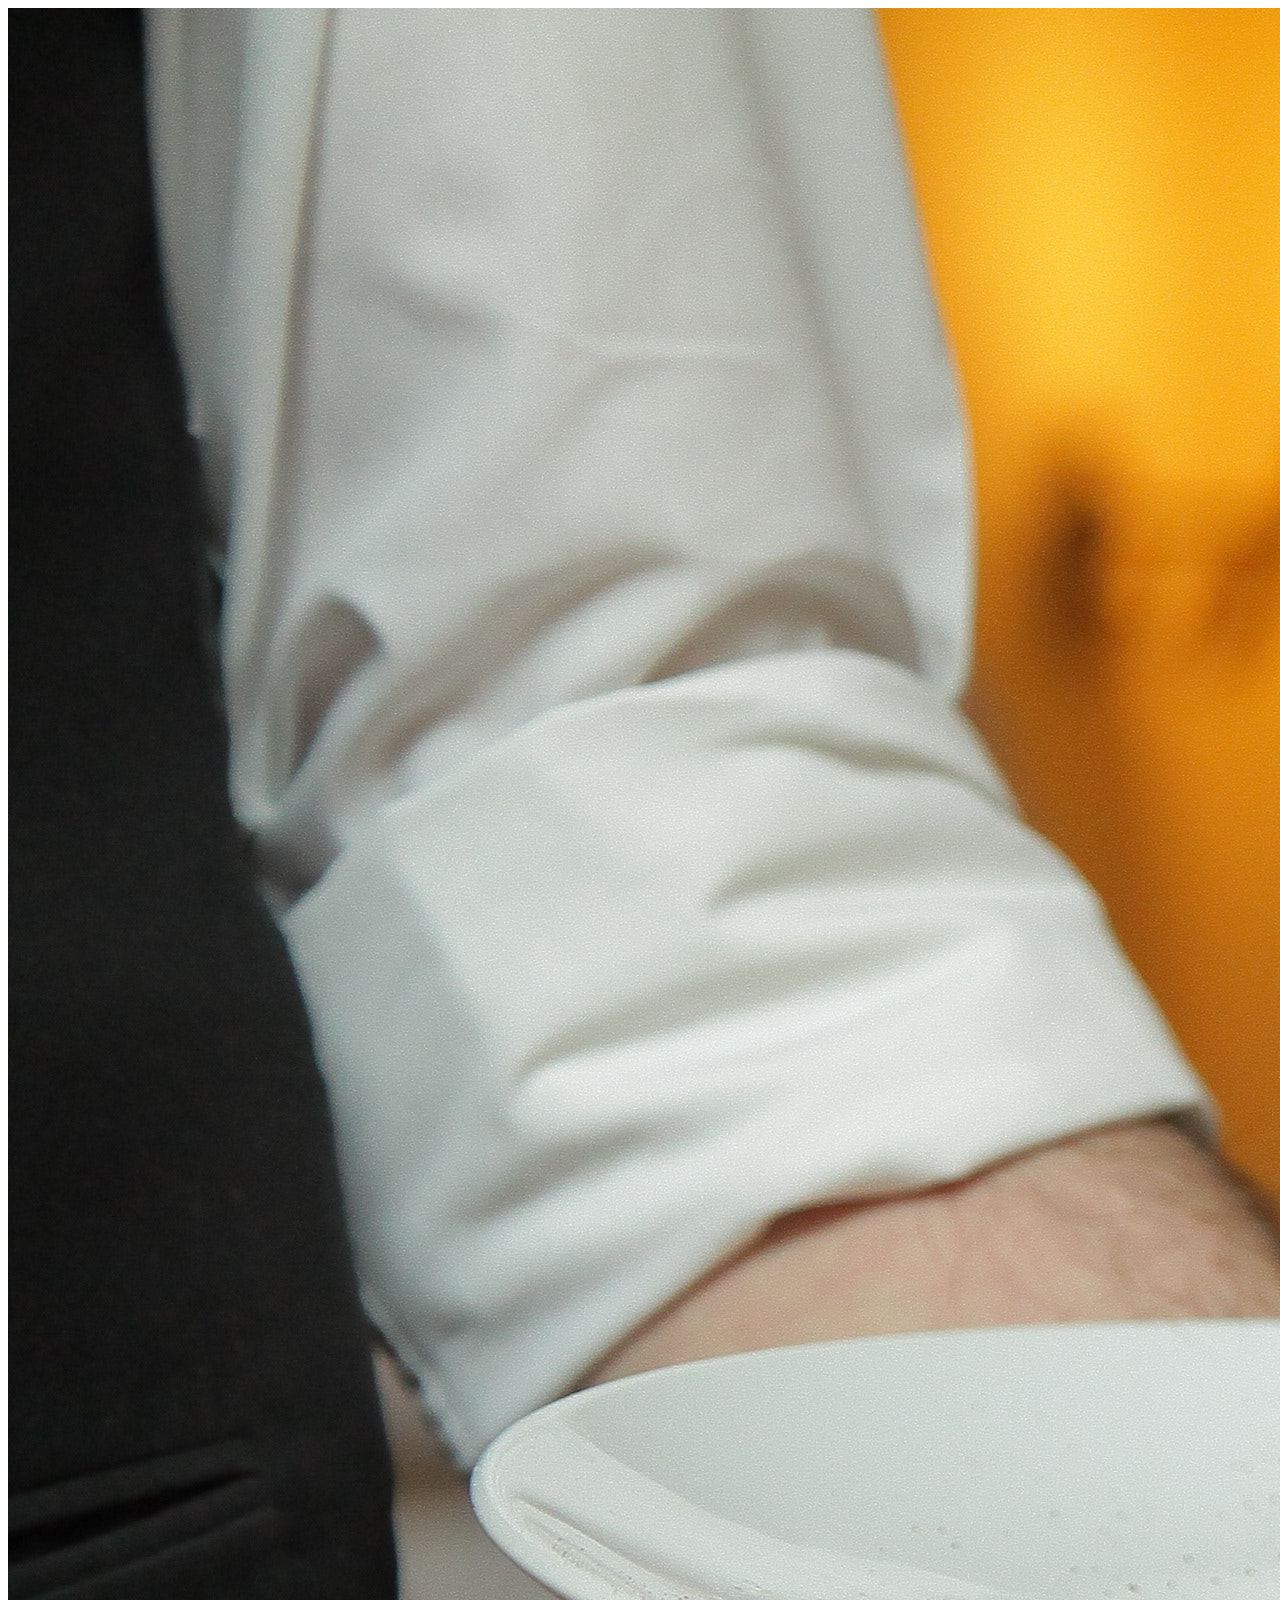
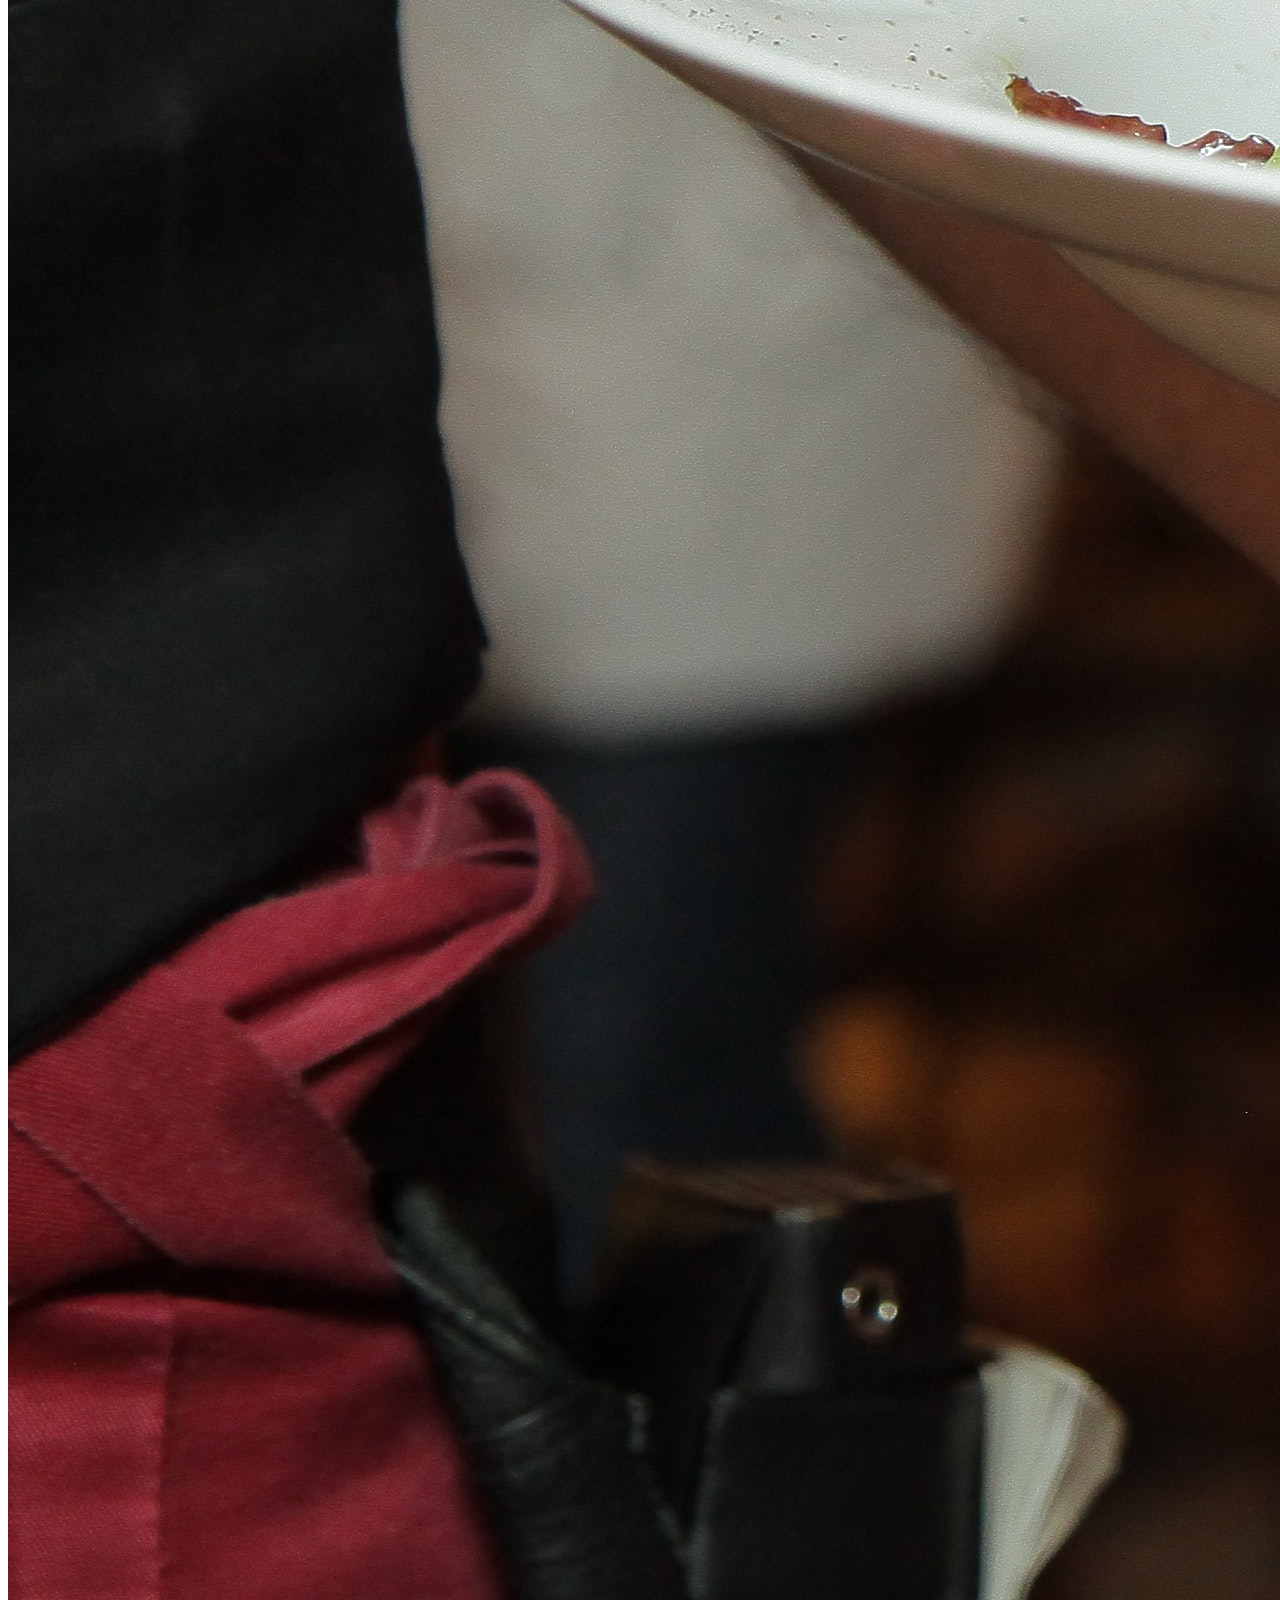
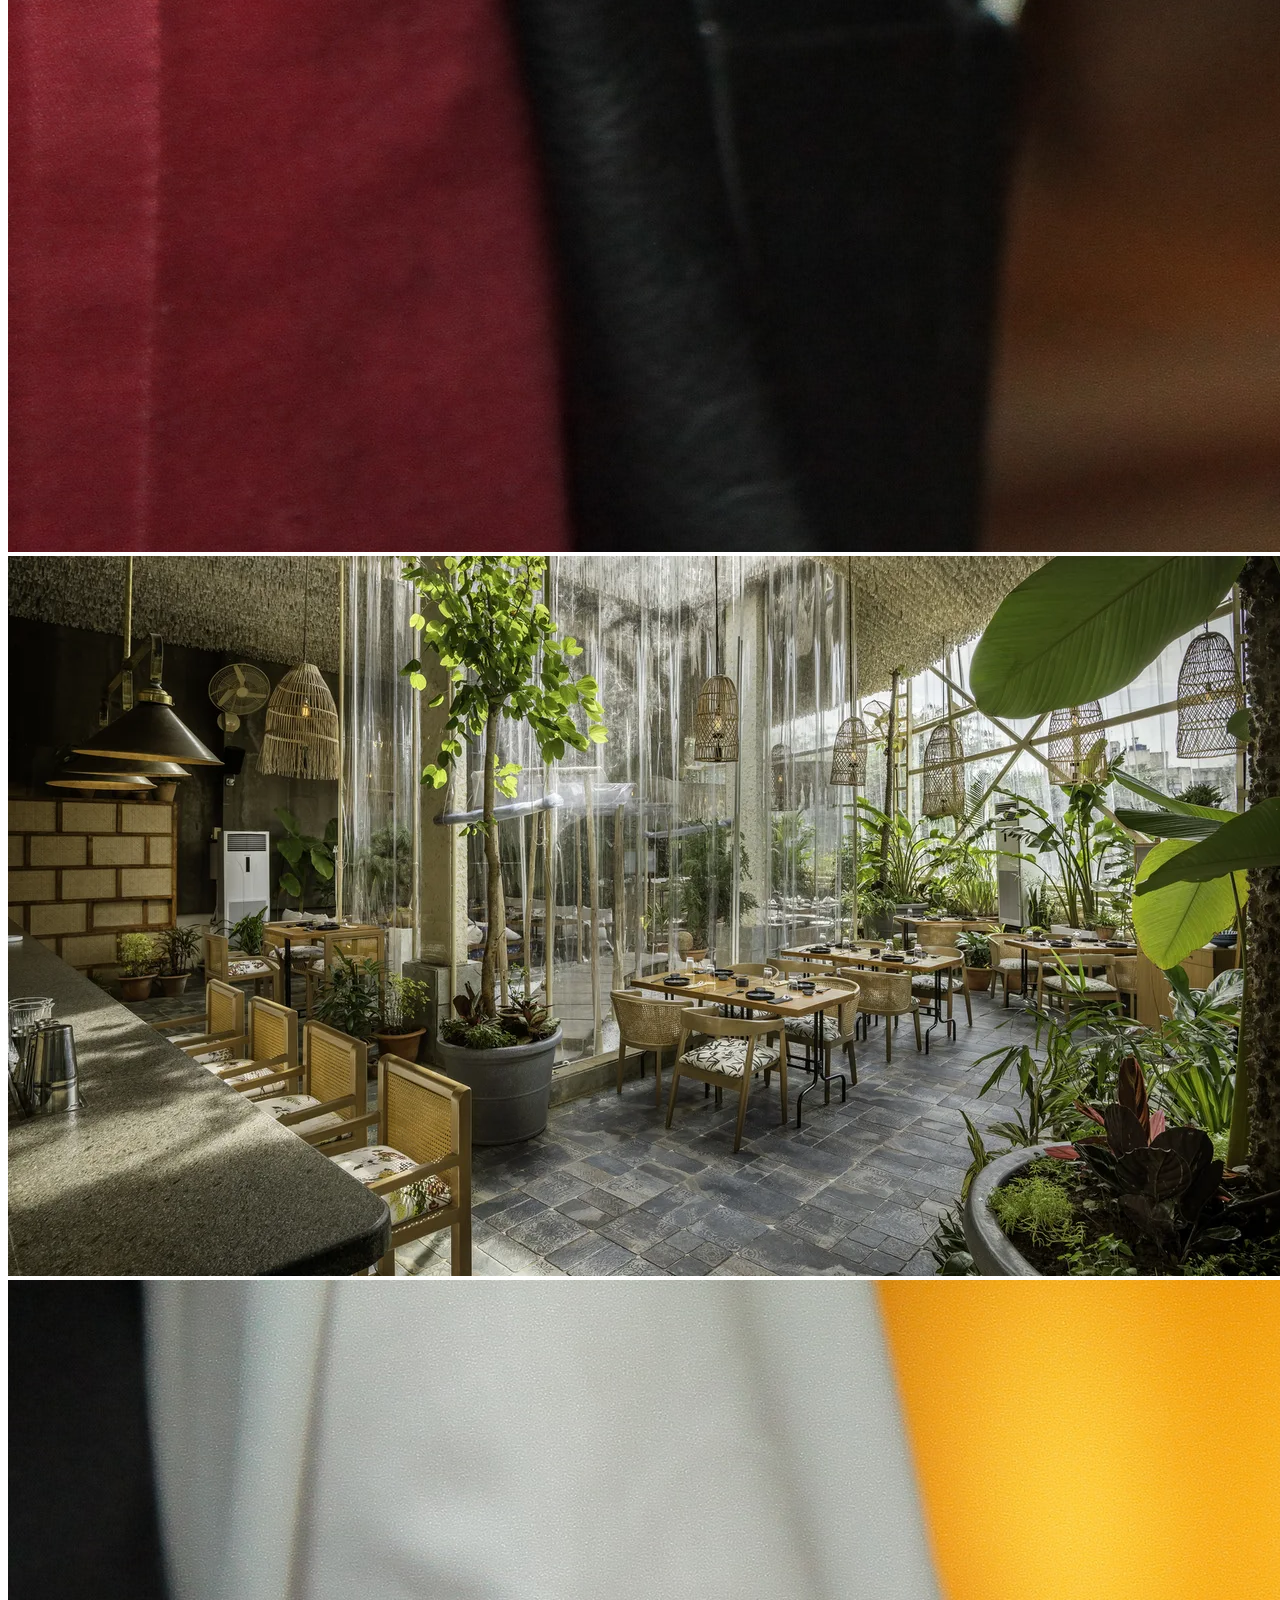
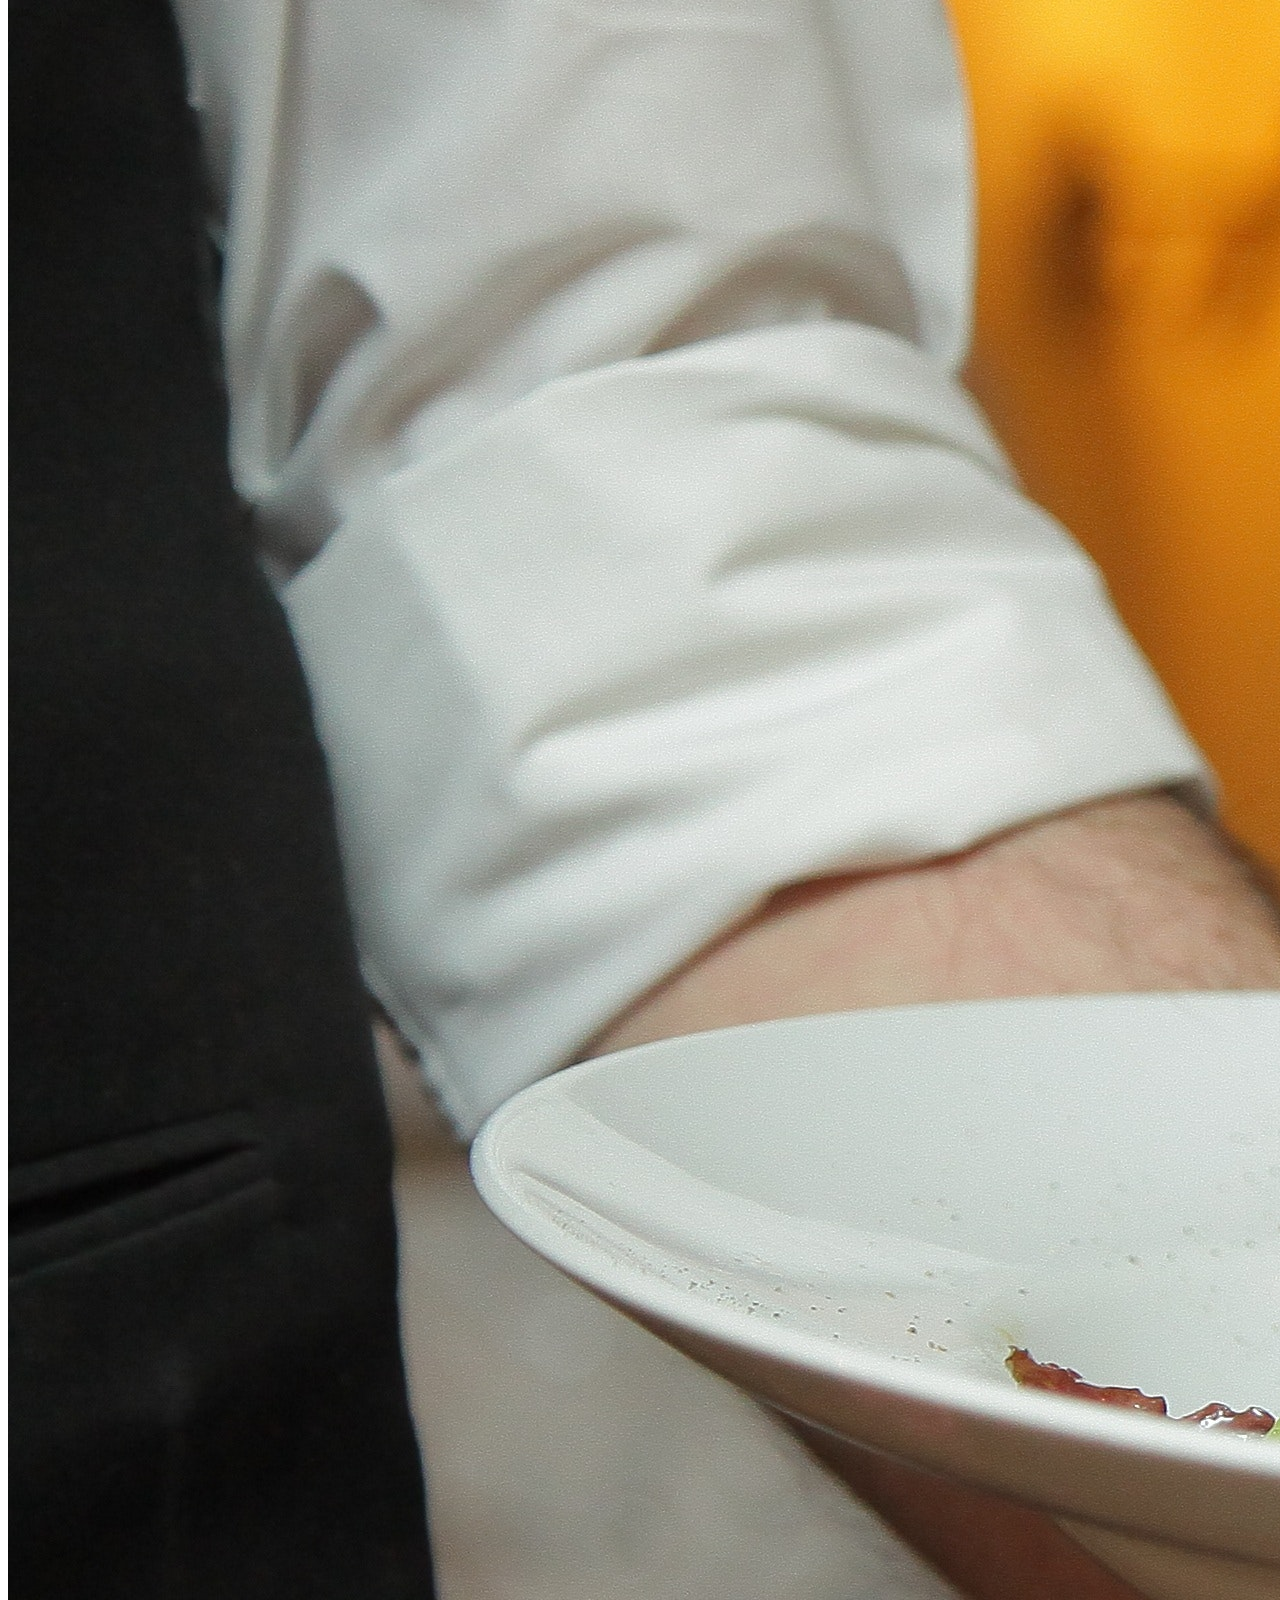
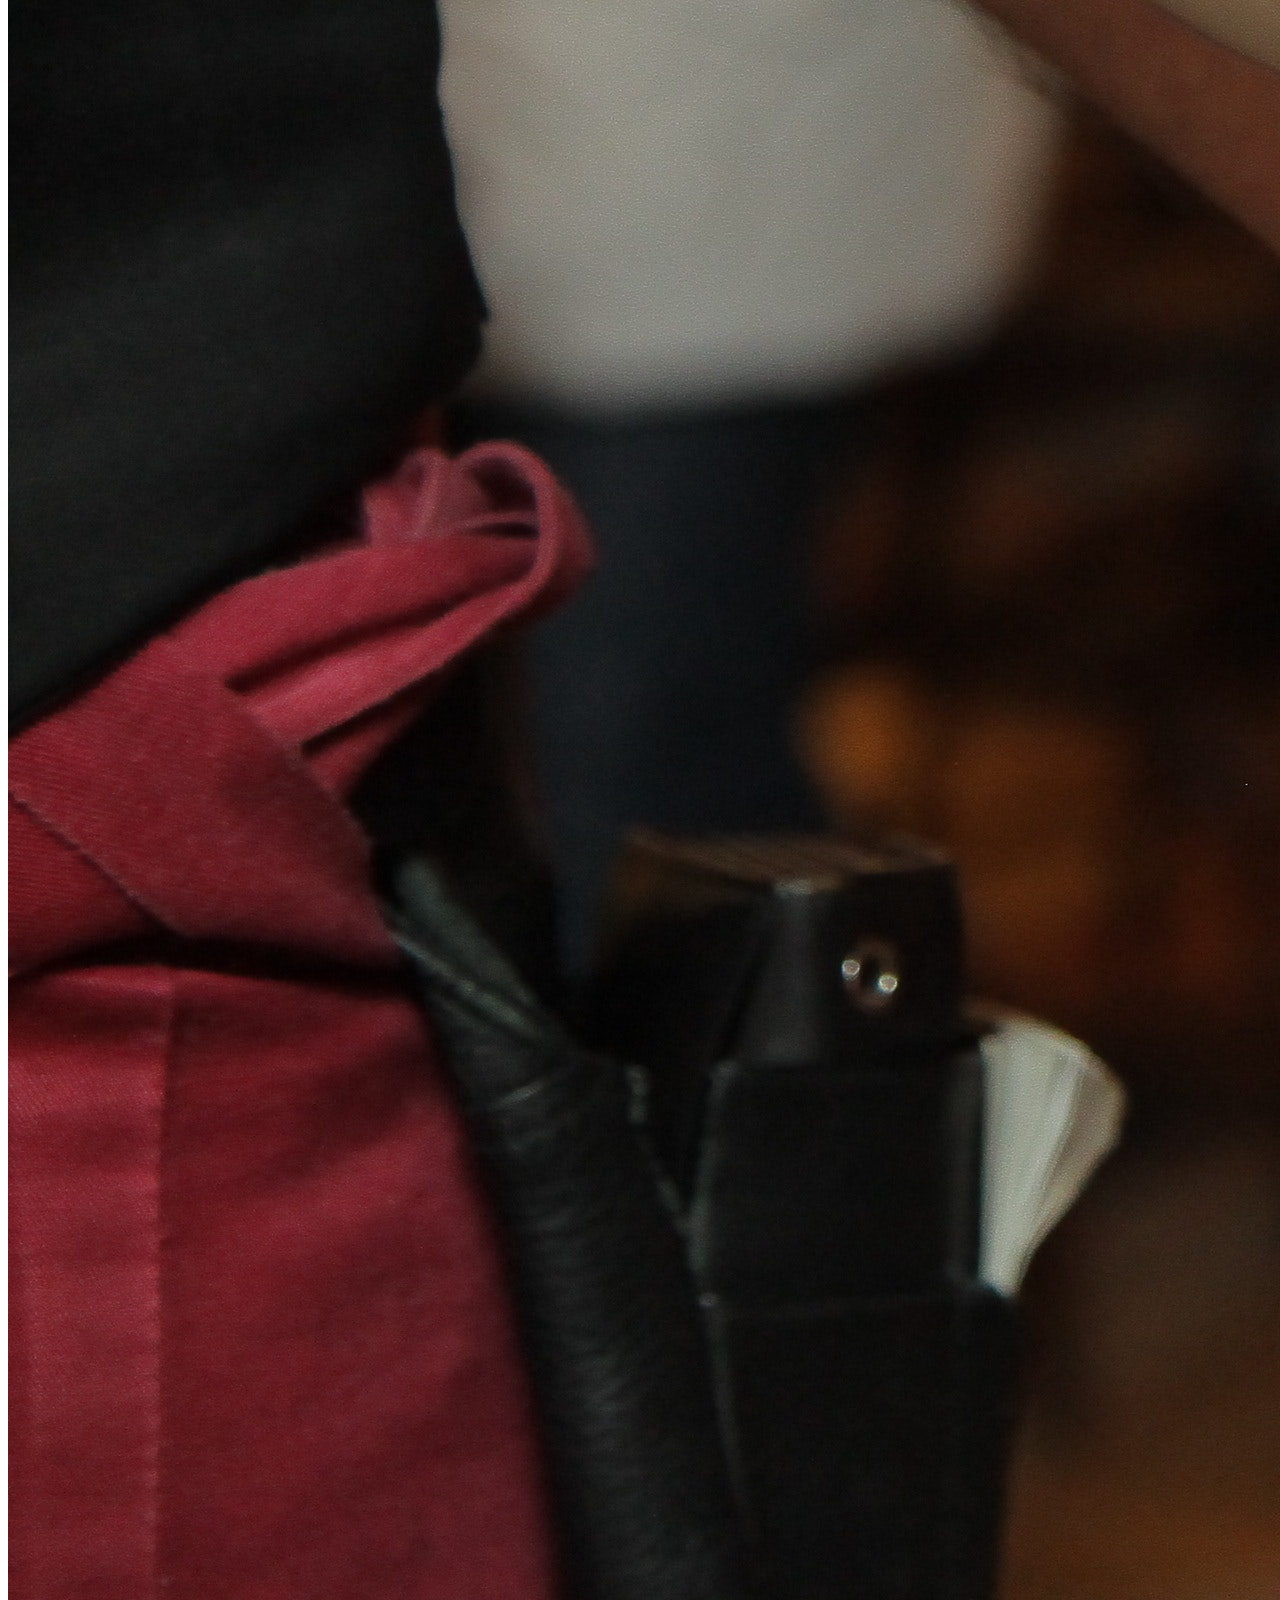
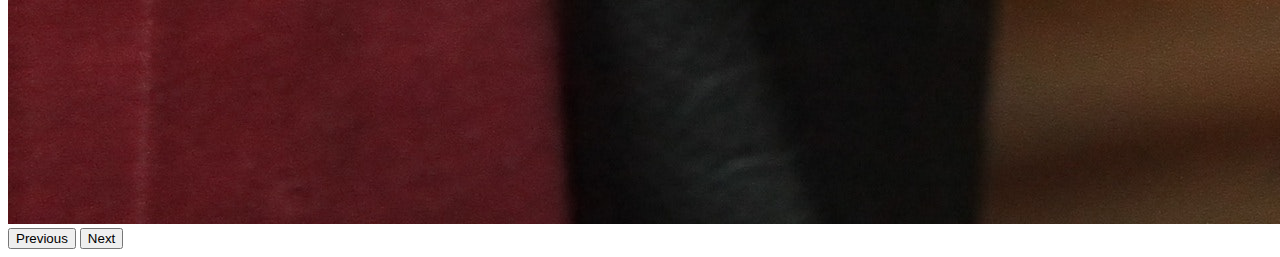
<file: rr.html>
<!DOCTYPE html>
<html lang="en">
<head>
    <meta charset="UTF-8">
    <meta name="viewport" content="width=device-width, initial-scale=1.0">
    <title>Document</title>
    <link href="https://cdn.jsdelivr.net/npm/bootstrap@5.3.0/dist/css/bootstrap.min.css" rel="stylesheet" integrity="sha384-9ndCyUaIbzAi2FUVXJi0CjmCapSmO7SnpJef0486qhLnuZ2cdeRhO02iuK6FUUVM" crossorigin="anonymous">
</head>
<body>
    <div id="carouselExampleAutoplaying" class="carousel slide" data-bs-ride="carousel">
        <div class="carousel-inner">
          <div class="carousel-item active" data-bs-interval="10000">
            <img src="./image/pexels-pixabay-262978.jpg" class="d-block w-100" alt="...">
          </div>
          <div class="carousel-item" data-bs-interval="2000">
            <img src="./image/DSC_8367-Edit-W.webp" class="d-block w-100" alt="...">
          </div>
          <div class="carousel-item" data-bs-interval="100">
            <img src="./image/pexels-pixabay-262978.jpg" class="d-block w-100" alt="...">
          </div>
        </div>
        <button class="carousel-control-prev" type="button" data-bs-target="#carouselExampleAutoplaying" data-bs-slide="prev">
          <span class="carousel-control-prev-icon" aria-hidden="true"></span>
          <span class="visually-hidden">Previous</span>
        </button>
        <button class="carousel-control-next" type="button" data-bs-target="#carouselExampleAutoplaying" data-bs-slide="next">
          <span class="carousel-control-next-icon" aria-hidden="true"></span>
          <span class="visually-hidden">Next</span>
        </button>
      </div>
</body>
</html>
</file>
